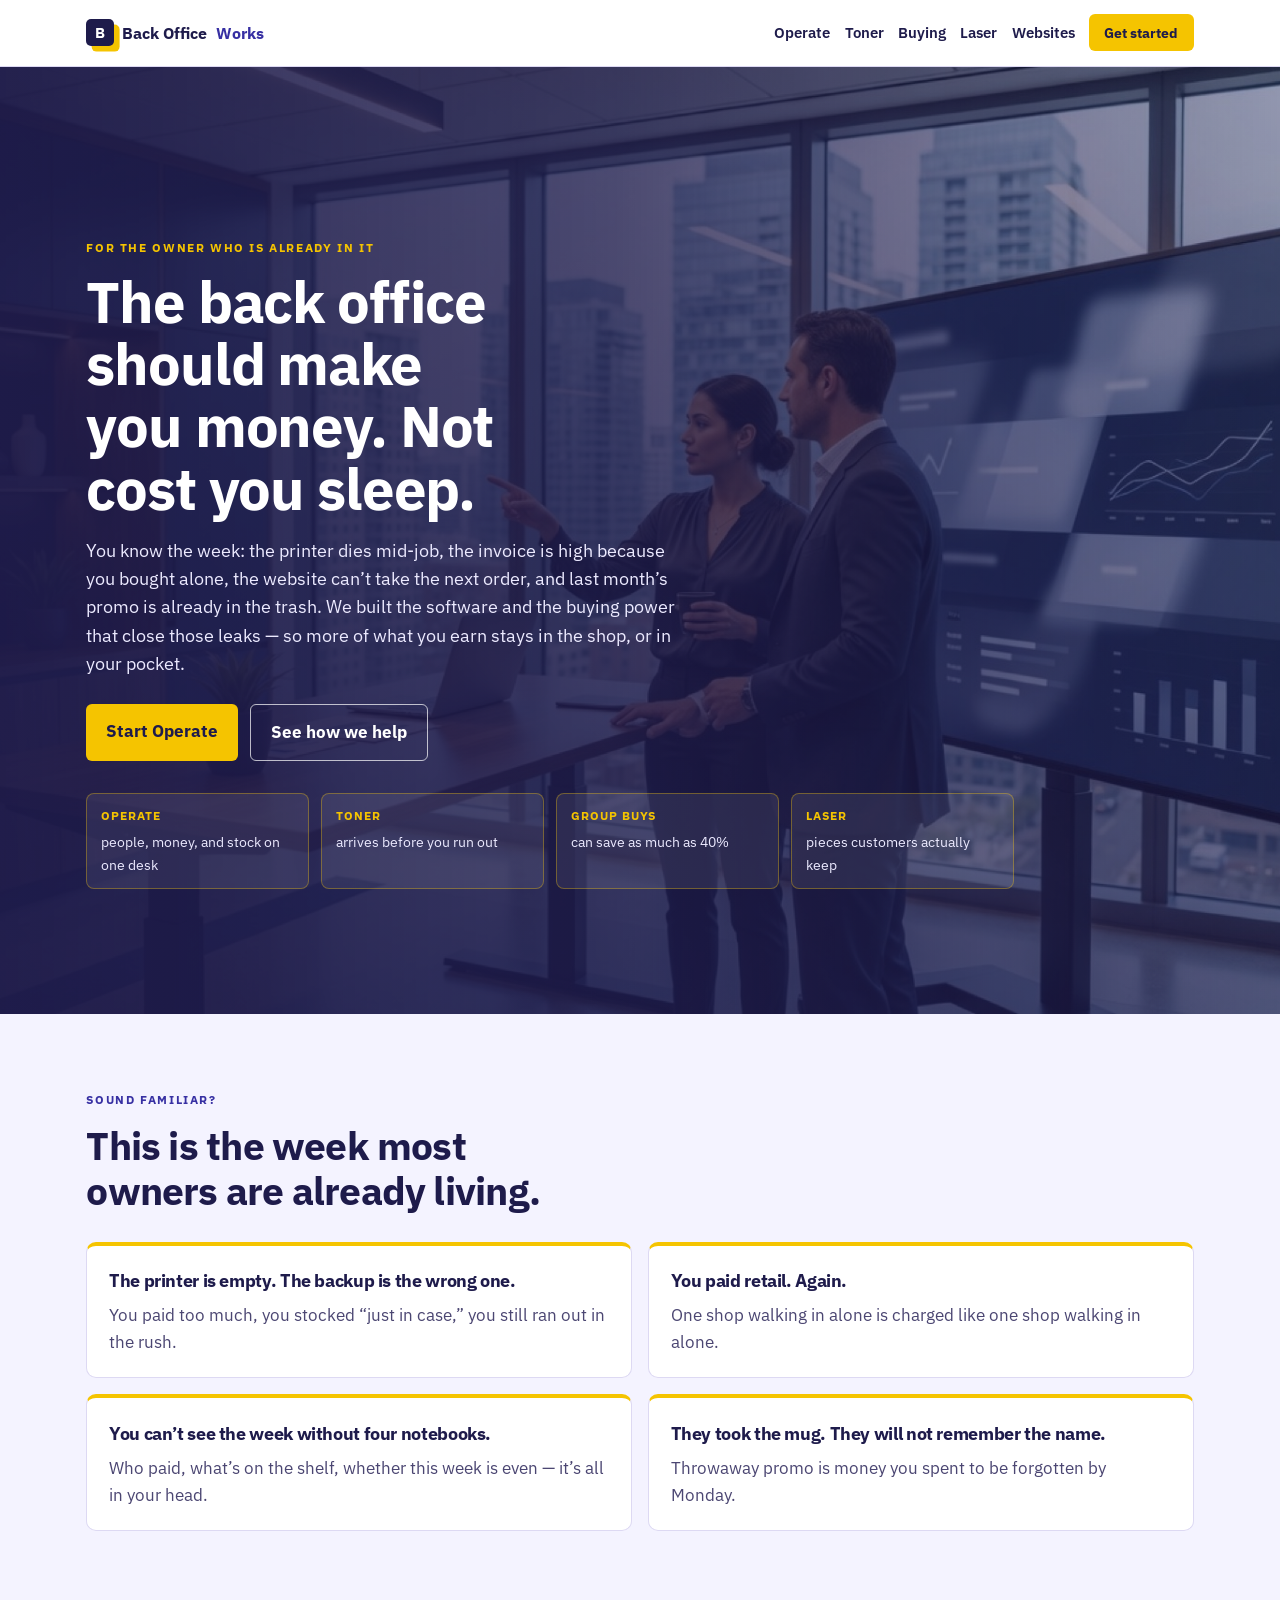
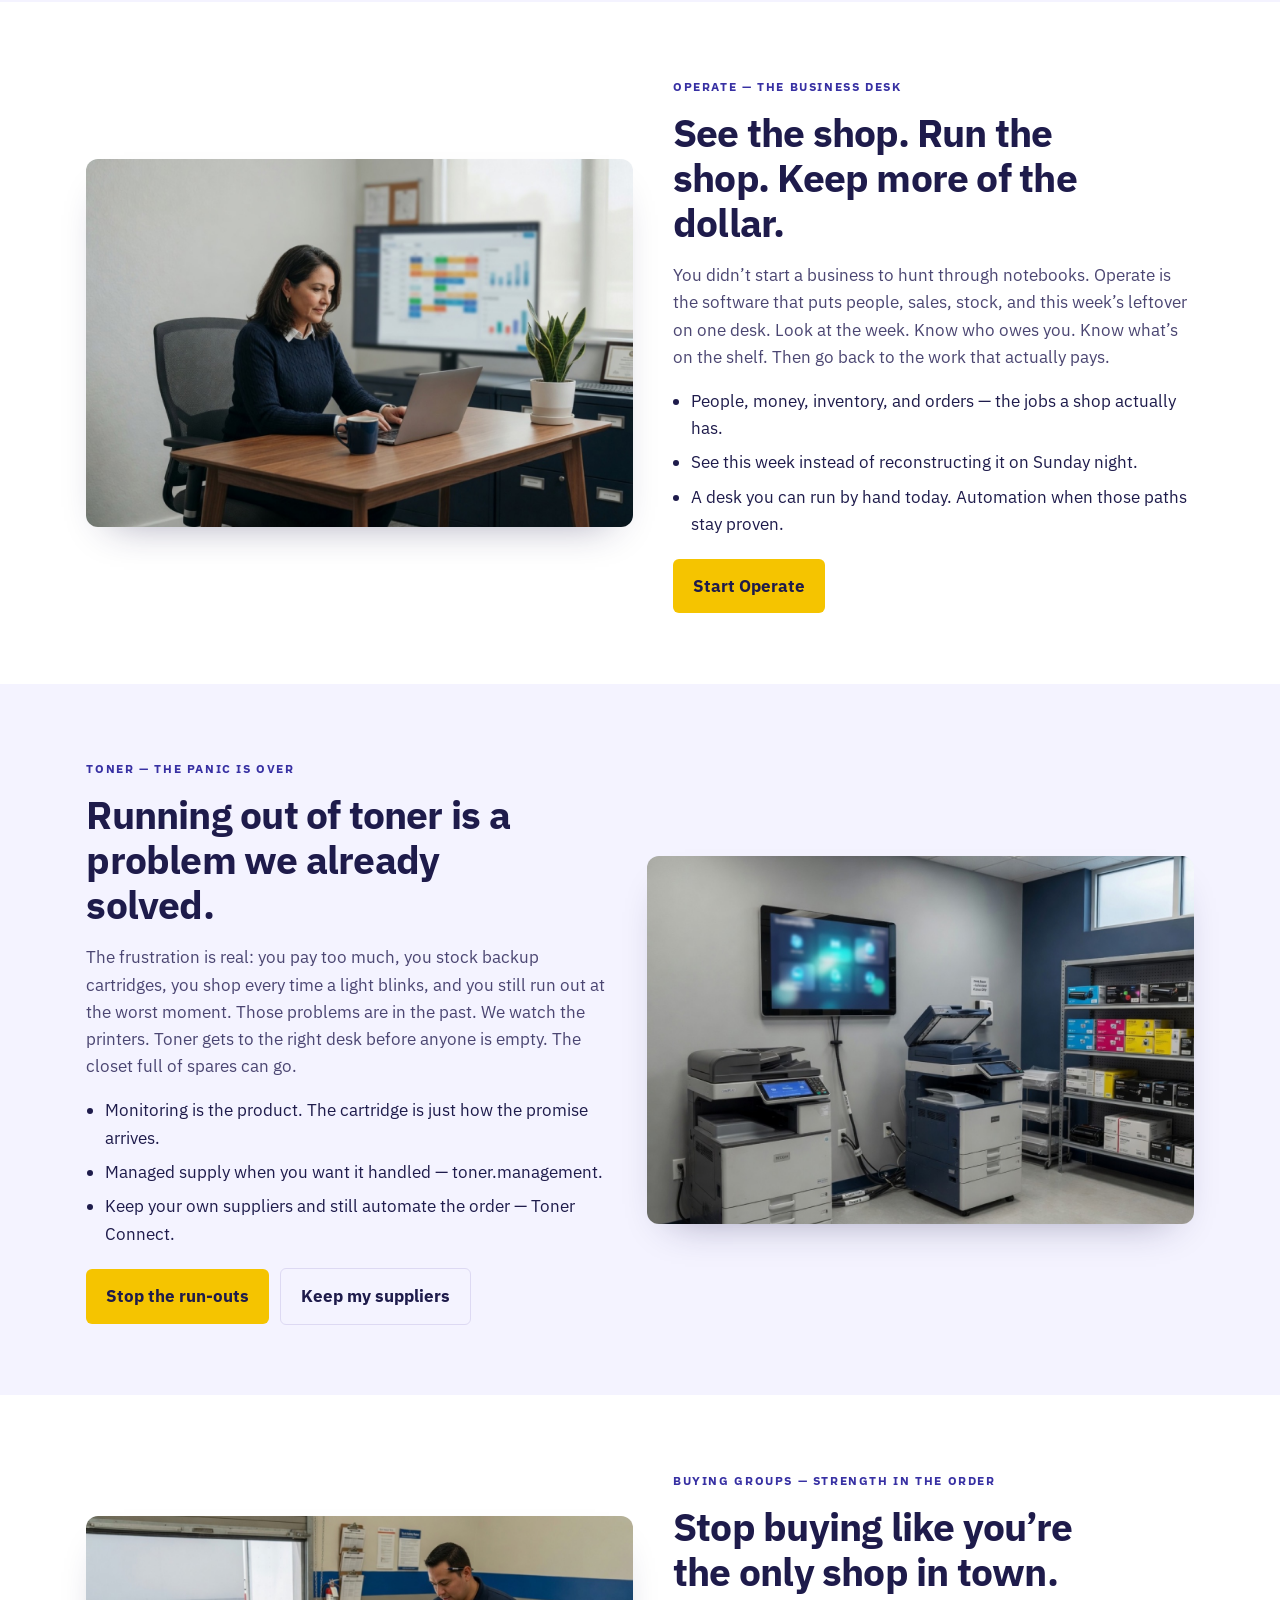
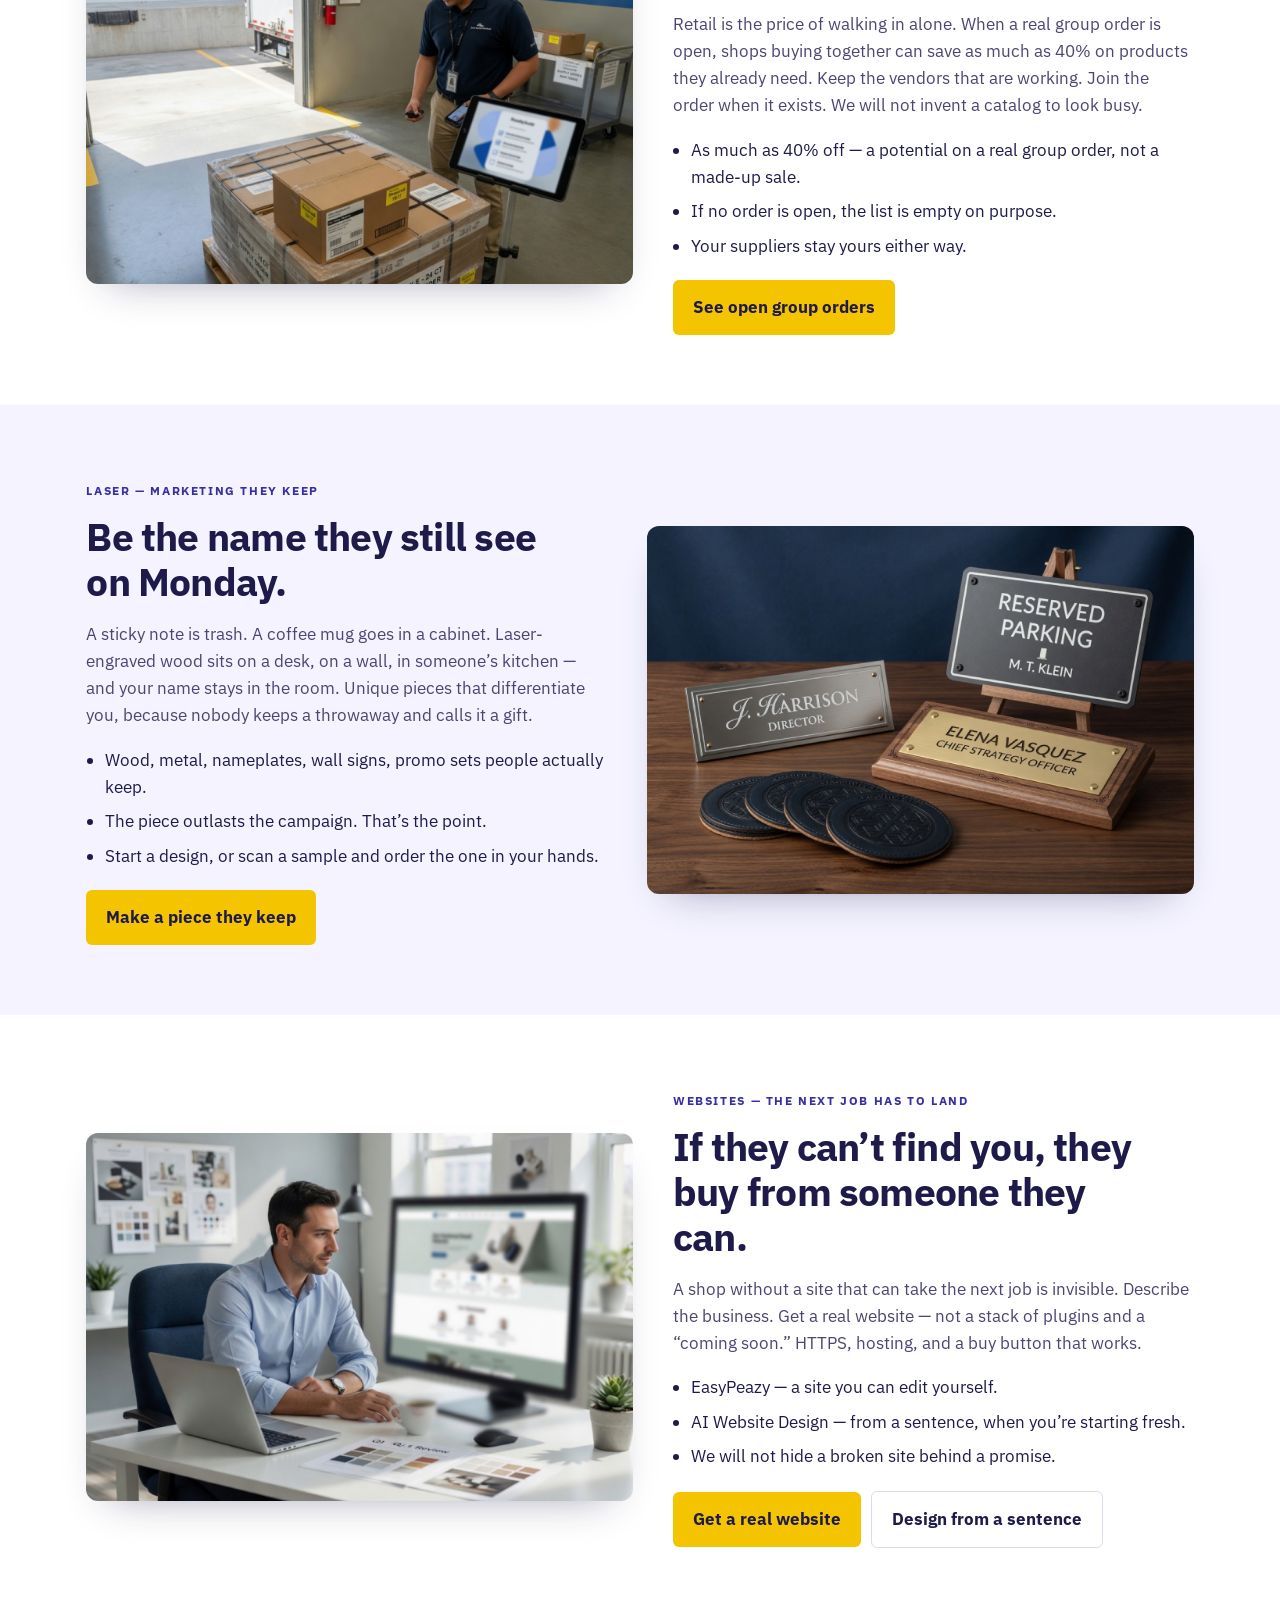
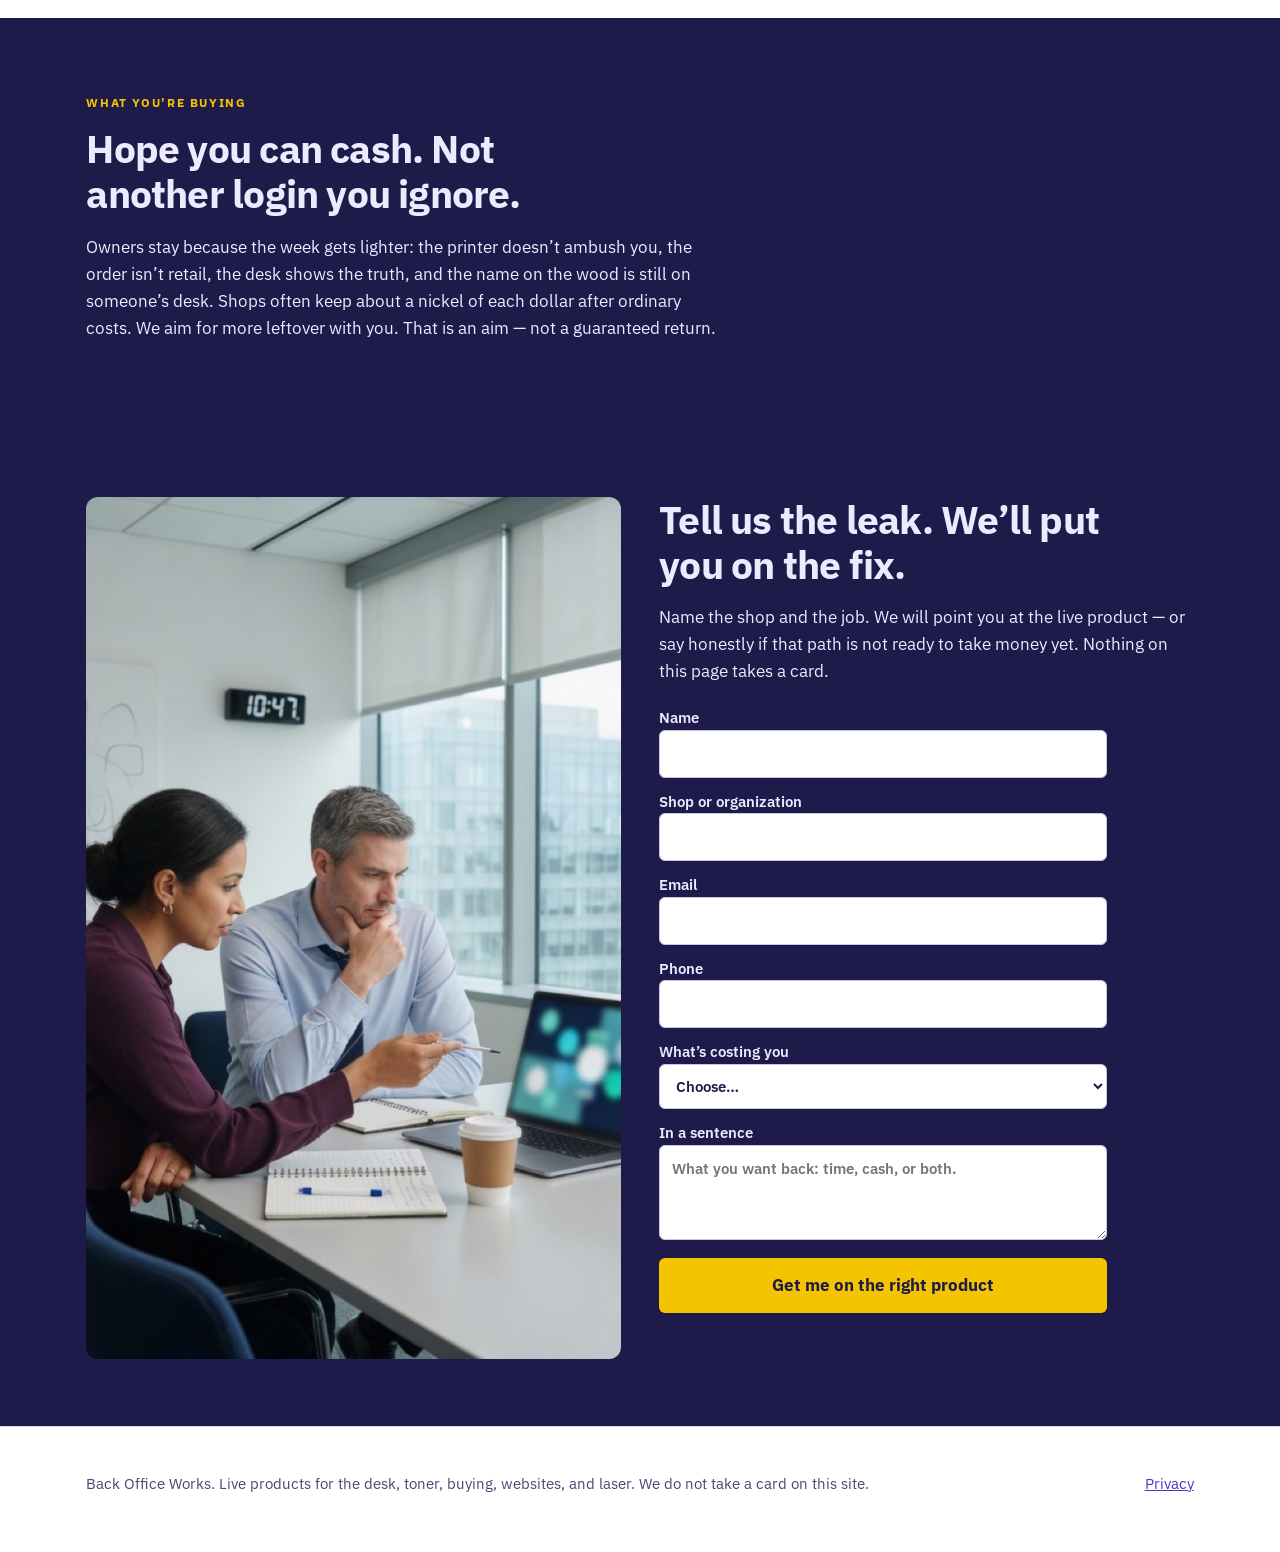
<file: index.html>
<!DOCTYPE html>
<html lang="en">
<head>
  <meta charset="utf-8" />
  <meta name="viewport" content="width=device-width, initial-scale=1" />
  <title>Back Office Works — keep more of what you earn</title>
  <meta name="description" content="Operate runs the desk. We stop toner run-outs. Group buys can save as much as 40%. Laser-engraved wood is the piece customers keep. A real website that can take the next job. This site does not take a card." />
  <link rel="canonical" href="https://backoffice.works/" />
  <link rel="icon" href="/favicon.svg" type="image/svg+xml" />
  <meta property="og:title" content="Back Office Works — keep more of what you earn" />
  <meta property="og:description" content="The back office should make you money — not cost you sleep. Operate, toner, group buying, websites, and laser pieces people keep." />
  <meta property="og:image" content="https://backoffice.works/images/hero-team.jpg" />
  <meta property="og:url" content="https://backoffice.works/" />
  <link rel="preconnect" href="https://fonts.googleapis.com" />
  <link rel="preconnect" href="https://fonts.gstatic.com" crossorigin />
  <link href="https://fonts.googleapis.com/css2?family=IBM+Plex+Sans:wght@400;500;600;700&display=swap" rel="stylesheet" />
  <link rel="stylesheet" href="/styles.css" />
</head>
<body>
  <header>
    <div class="bar">
      <a class="mark" href="/"><span class="logo" aria-hidden="true">B</span> Back Office <em>Works</em></a>
      <nav>
        <a href="#operate">Operate</a>
        <a href="#toner">Toner</a>
        <a href="#buying">Buying</a>
        <a href="#laser">Laser</a>
        <a href="#web">Websites</a>
        <a class="btn btn-sm" href="#start">Get started</a>
      </nav>
    </div>
  </header>

  <section class="hero">
    <img class="hero-bg" src="/images/hero-team.jpg" alt="" />
    <div class="hero-veil"></div>
    <div class="hero-copy wrap">
      <p class="kicker">For the owner who is already in it</p>
      <h1>The back office should make you money. Not cost you sleep.</h1>
      <p class="lede">
        You know the week: the printer dies mid-job, the invoice is high because you bought
        alone, the website can’t take the next order, and last month’s promo is already in
        the trash. We built the software and the buying power that close those leaks —
        so more of what you earn stays in the shop, or in your pocket.
      </p>
      <div class="cta-row">
        <a class="btn btn-yellow" href="https://operate.unitedundergod.org">Start Operate</a>
        <a class="btn ghost" href="#offers">See how we help</a>
      </div>
      <ul class="proof">
        <li><strong>Operate</strong> people, money, and stock on one desk</li>
        <li><strong>Toner</strong> arrives before you run out</li>
        <li><strong>Group buys</strong> can save as much as 40%</li>
        <li><strong>Laser</strong> pieces customers actually keep</li>
      </ul>
    </div>
  </section>

  <section class="pain" id="offers">
    <div class="wrap">
      <p class="kicker kicker-ink">Sound familiar?</p>
      <h2>This is the week most owners are already living.</h2>
      <div class="pain-grid">
        <article>
          <h3>The printer is empty. The backup is the wrong one.</h3>
          <p>You paid too much, you stocked “just in case,” you still ran out in the rush.</p>
        </article>
        <article>
          <h3>You paid retail. Again.</h3>
          <p>One shop walking in alone is charged like one shop walking in alone.</p>
        </article>
        <article>
          <h3>You can’t see the week without four notebooks.</h3>
          <p>Who paid, what’s on the shelf, whether this week is even — it’s all in your head.</p>
        </article>
        <article>
          <h3>They took the mug. They will not remember the name.</h3>
          <p>Throwaway promo is money you spent to be forgotten by Monday.</p>
        </article>
      </div>
    </div>
  </section>

  <section class="feature" id="operate">
    <div class="feature-grid wrap">
      <img src="/images/desk.jpg" alt="An owner running the shop from a laptop at a clean desk." />
      <div>
        <p class="kicker kicker-ink">Operate — the business desk</p>
        <h2>See the shop. Run the shop. Keep more of the dollar.</h2>
        <p class="fine">
          You didn’t start a business to hunt through notebooks. Operate is the software
          that puts people, sales, stock, and this week’s leftover on one desk. Look at
          the week. Know who owes you. Know what’s on the shelf. Then go back to the work
          that actually pays.
        </p>
        <ul class="benefits">
          <li>People, money, inventory, and orders — the jobs a shop actually has.</li>
          <li>See this week instead of reconstructing it on Sunday night.</li>
          <li>A desk you can run by hand today. Automation when those paths stay proven.</li>
        </ul>
        <a class="btn btn-yellow" href="https://operate.unitedundergod.org">Start Operate</a>
      </div>
    </div>
  </section>

  <section class="feature feature-alt" id="toner">
    <div class="feature-grid wrap">
      <img src="/images/toner.jpg" alt="A clean print room with copiers and organized toner supply." />
      <div>
        <p class="kicker kicker-ink">Toner — the panic is over</p>
        <h2>Running out of toner is a problem we already solved.</h2>
        <p class="fine">
          The frustration is real: you pay too much, you stock backup cartridges, you shop
          every time a light blinks, and you still run out at the worst moment. Those
          problems are in the past. We watch the printers. Toner gets to the right desk
          before anyone is empty. The closet full of spares can go.
        </p>
        <ul class="benefits">
          <li>Monitoring is the product. The cartridge is just how the promise arrives.</li>
          <li>Managed supply when you want it handled — toner.management.</li>
          <li>Keep your own suppliers and still automate the order — Toner Connect.</li>
        </ul>
        <a class="btn btn-yellow" href="https://toner.management">Stop the run-outs</a>
        <a class="btn ghost-ink" href="https://tonerconnect.io">Keep my suppliers</a>
      </div>
    </div>
  </section>

  <section class="feature" id="buying">
    <div class="feature-grid wrap">
      <img src="/images/buying.jpg" alt="A receiving dock checking in a group supply order." />
      <div>
        <p class="kicker kicker-ink">Buying groups — strength in the order</p>
        <h2>Stop buying like you’re the only shop in town.</h2>
        <p class="fine">
          Retail is the price of walking in alone. When a real group order is open, shops
          buying together can save as much as 40% on products they already need. Keep the
          vendors that are working. Join the order when it exists. We will not invent a
          catalog to look busy.
        </p>
        <ul class="benefits">
          <li>As much as 40% off — a potential on a real group order, not a made-up sale.</li>
          <li>If no order is open, the list is empty on purpose.</li>
          <li>Your suppliers stay yours either way.</li>
        </ul>
        <a class="btn btn-yellow" href="https://operate.unitedundergod.org/buy">See open group orders</a>
      </div>
    </div>
  </section>

  <section class="feature feature-alt" id="laser">
    <div class="feature-grid wrap">
      <img src="/images/laser.jpg" alt="Laser-engraved nameplates, a desk plaque, and coasters." />
      <div>
        <p class="kicker kicker-ink">Laser — marketing they keep</p>
        <h2>Be the name they still see on Monday.</h2>
        <p class="fine">
          A sticky note is trash. A coffee mug goes in a cabinet. Laser-engraved wood sits
          on a desk, on a wall, in someone’s kitchen — and your name stays in the room.
          Unique pieces that differentiate you, because nobody keeps a throwaway and calls
          it a gift.
        </p>
        <ul class="benefits">
          <li>Wood, metal, nameplates, wall signs, promo sets people actually keep.</li>
          <li>The piece outlasts the campaign. That’s the point.</li>
          <li>Start a design, or scan a sample and order the one in your hands.</li>
        </ul>
        <a class="btn btn-yellow" href="https://laser.engrave.market">Make a piece they keep</a>
      </div>
    </div>
  </section>

  <section class="feature" id="web">
    <div class="feature-grid wrap">
      <img src="/images/website.jpg" alt="A professional reviewing a business website on a large monitor." />
      <div>
        <p class="kicker kicker-ink">Websites — the next job has to land</p>
        <h2>If they can’t find you, they buy from someone they can.</h2>
        <p class="fine">
          A shop without a site that can take the next job is invisible. Describe the
          business. Get a real website — not a stack of plugins and a “coming soon.”
          HTTPS, hosting, and a buy button that works.
        </p>
        <ul class="benefits">
          <li>EasyPeazy — a site you can edit yourself.</li>
          <li>AI Website Design — from a sentence, when you’re starting fresh.</li>
          <li>We will not hide a broken site behind a promise.</li>
        </ul>
        <a class="btn btn-yellow" href="https://easypeazy.site">Get a real website</a>
        <a class="btn ghost-ink" href="https://ai-website.design">Design from a sentence</a>
      </div>
    </div>
  </section>

  <section class="hope">
    <div class="wrap">
      <p class="kicker kicker-ink">What you’re buying</p>
      <h2>Hope you can cash. Not another login you ignore.</h2>
      <p class="fine">
        Owners stay because the week gets lighter: the printer doesn’t ambush you, the
        order isn’t retail, the desk shows the truth, and the name on the wood is still
        on someone’s desk. Shops often keep about a nickel of each dollar after ordinary
        costs. We aim for more leftover with you. That is an aim — not a guaranteed return.
      </p>
    </div>
  </section>

  <div class="form-block" id="start">
    <div class="wrap form-grid">
      <img src="/images/meeting.jpg" alt="Two colleagues deciding the next step at a conference table." />
      <div>
        <h2>Tell us the leak. We’ll put you on the fix.</h2>
        <p class="fine">
          Name the shop and the job. We will point you at the live product — or say
          honestly if that path is not ready to take money yet. Nothing on this page
          takes a card.
        </p>
        <form id="start-form">
          <label>Name <input name="name" required autocomplete="name" /></label>
          <label>Shop or organization <input name="shop" required /></label>
          <label>Email <input name="email" type="email" required autocomplete="email" /></label>
          <label>Phone <input name="phone" type="tel" autocomplete="tel" /></label>
          <label>What’s costing you
            <select name="job" required>
              <option value="">Choose…</option>
              <option>I can’t see the week / run the desk</option>
              <option>Toner costs, stockpiles, and run-outs</option>
              <option>Paying retail when I should buy with others</option>
              <option>Marketing that gets thrown away</option>
              <option>The website can’t take the next job</option>
              <option>More than one of these</option>
            </select>
          </label>
          <label>In a sentence
            <textarea name="notes" rows="3" required placeholder="What you want back: time, cash, or both."></textarea>
          </label>
          <button class="btn btn-yellow" type="submit">Get me on the right product</button>
          <p class="fine" id="status"></p>
        </form>
      </div>
    </div>
  </div>

  <footer>
    <div class="wrap foot">
      <p>Back Office Works. Live products for the desk, toner, buying, websites, and laser. We do not take a card on this site.</p>
      <p><a href="/privacy">Privacy</a></p>
    </div>
  </footer>
  <script>
    const form = document.getElementById("start-form");
    const status = document.getElementById("status");
    form.addEventListener("submit", function (event) {
      event.preventDefault();
      const data = new FormData(form);
      const lines = [
        "Back Office Works — start",
        "Name: " + data.get("name"),
        "Shop: " + data.get("shop"),
        "Email: " + data.get("email"),
        "Phone: " + (data.get("phone") || "—"),
        "Job: " + data.get("job"),
        "Notes: " + data.get("notes")
      ];
      status.textContent = "Opening your email. If nothing opens, send the same details to lincoln.nunnally@gmail.com.";
      status.className = "ok";
      window.location.href =
        "mailto:lincoln.nunnally@gmail.com?subject=" +
        encodeURIComponent("Back Office Works") +
        "&body=" +
        encodeURIComponent(lines.join("\n"));
    });
  </script>
</body>
</html>
</file>
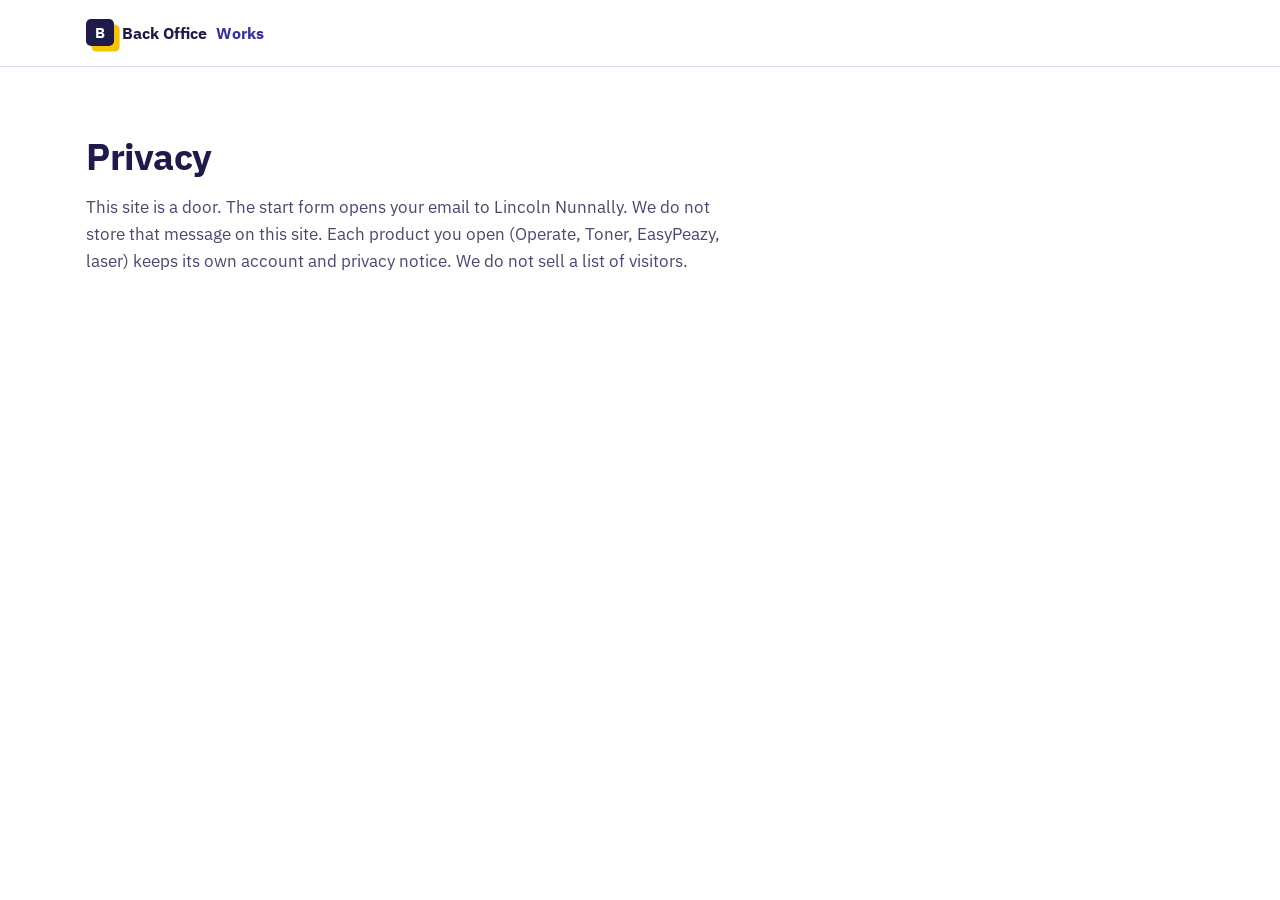
<file: privacy.html>
<!DOCTYPE html>
<html lang="en">
<head>
  <meta charset="utf-8" />
  <meta name="viewport" content="width=device-width, initial-scale=1" />
  <title>Privacy — Back Office Works</title>
  <link rel="canonical" href="https://backoffice.works/privacy" />
  <link rel="icon" href="/favicon.svg" type="image/svg+xml" />
  <link rel="stylesheet" href="/styles.css" />
  <link rel="preconnect" href="https://fonts.googleapis.com" />
  <link href="https://fonts.googleapis.com/css2?family=IBM+Plex+Sans:wght@400;500;600;700&display=swap" rel="stylesheet" />
</head>
<body>
  <header>
    <div class="bar"><a class="mark" href="/"><span class="logo" aria-hidden="true">B</span> Back Office <em>Works</em></a></div>
  </header>
  <section class="legal">
    <div class="wrap">
      <h1>Privacy</h1>
      <p class="fine">This site is a door. The start form opens your email to Lincoln Nunnally. We do not store that message on this site. Each product you open (Operate, Toner, EasyPeazy, laser) keeps its own account and privacy notice. We do not sell a list of visitors.</p>
    </div>
  </section>
</body>
</html>
</file>
<file: styles.css>
:root {
  --ink: #1e1b4b;
  --paper: #ffffff;
  --mist: #f4f3ff;
  --muted: #4b4672;
  --line: #ddd9f3;
  --indigo: #3730a3;
  --indigo-mid: #4338ca;
  --indigo-deep: #1e1b4b;
  --yellow: #f5c400;
  --yellow-ink: #1e1b4b;
  --max: 72rem;
}
* { box-sizing: border-box; }
html { scroll-behavior: smooth; }
body {
  margin: 0;
  font-family: "IBM Plex Sans", "Segoe UI", sans-serif;
  color: var(--ink);
  background: var(--paper);
  line-height: 1.6;
  font-size: 1.0625rem;
}
a { color: var(--indigo-mid); }
img { max-width: 100%; display: block; }

header {
  position: sticky;
  top: 0;
  z-index: 8;
  background: rgba(255, 255, 255, 0.96);
  backdrop-filter: blur(12px);
  border-bottom: 1px solid var(--line);
}
.bar, .wrap {
  max-width: var(--max);
  margin: 0 auto;
  padding-left: 1.4rem;
  padding-right: 1.4rem;
}
.bar {
  display: flex;
  align-items: center;
  justify-content: space-between;
  min-height: 4.1rem;
  gap: 1rem;
}
.mark {
  display: flex;
  align-items: center;
  gap: 0.55rem;
  font-weight: 700;
  text-decoration: none;
  color: var(--indigo-deep);
  font-size: 1.02rem;
  white-space: nowrap;
}
.mark em { font-style: normal; color: var(--indigo); font-weight: 700; }
.logo {
  width: 1.7rem;
  height: 1.7rem;
  border-radius: 5px;
  background: var(--indigo-deep);
  color: #fff !important;
  display: grid;
  place-items: center;
  font-size: 0.92rem;
  font-weight: 700;
  box-shadow: 0.35rem 0.35rem 0 0 var(--yellow);
}
nav {
  display: flex;
  align-items: center;
  flex-wrap: wrap;
  justify-content: flex-end;
}
nav a {
  margin-left: 0.9rem;
  text-decoration: none;
  color: var(--ink);
  font-size: 0.92rem;
  font-weight: 600;
}
nav a:hover { color: var(--indigo); }

.btn {
  display: inline-block;
  background: var(--indigo);
  color: #fff;
  text-decoration: none;
  padding: 0.85rem 1.25rem;
  font: inherit;
  font-weight: 700;
  border-radius: 6px;
  border: 0;
  cursor: pointer;
}
.btn:hover { background: var(--indigo-mid); }
.btn-sm {
  padding: 0.45rem 0.95rem;
  font-size: 0.88rem;
  margin-left: 0.9rem;
  background: var(--yellow);
  color: var(--yellow-ink);
}
.btn-sm:hover { background: #ffd21f; color: var(--yellow-ink); }
.btn-yellow {
  background: var(--yellow);
  color: var(--yellow-ink);
}
.btn-yellow:hover { background: #ffd21f; color: var(--yellow-ink); }
.btn.ghost {
  background: transparent;
  color: #fff;
  border: 1px solid rgba(255, 255, 255, 0.7);
}
.btn.ghost:hover { background: rgba(255, 255, 255, 0.1); }
.btn.ghost-ink {
  background: transparent;
  color: var(--ink);
  border: 1px solid var(--line);
  margin-left: 0.4rem;
}
.btn.ghost-ink:hover { border-color: var(--indigo); color: var(--indigo); }

.hero {
  position: relative;
  min-height: 86vh;
  display: grid;
  align-items: end;
  color: #fff;
  overflow: hidden;
}
.hero-bg {
  position: absolute;
  inset: 0;
  width: 100%;
  height: 100%;
  object-fit: cover;
  object-position: 70% 40%;
}
.hero-veil {
  position: absolute;
  inset: 0;
  background:
    linear-gradient(90deg, rgba(30, 27, 75, 0.92) 0%, rgba(30, 27, 75, 0.72) 48%, rgba(30, 27, 75, 0.28) 100%),
    linear-gradient(180deg, rgba(30, 27, 75, 0.15) 0%, rgba(30, 27, 75, 0.55) 100%);
}
.hero-copy {
  position: relative;
  z-index: 1;
  padding: 6rem 1.4rem 3.4rem;
  width: 100%;
}
.kicker {
  display: inline-block;
  letter-spacing: 0.14em;
  text-transform: uppercase;
  font-size: 0.72rem;
  font-weight: 700;
  margin: 0 0 0.85rem;
  color: var(--yellow);
  max-width: 100%;
}
.kicker-ink { color: var(--indigo); }
h1, h2, h3 {
  font-family: "IBM Plex Sans", "Segoe UI", sans-serif;
  font-weight: 700;
  letter-spacing: -0.02em;
}
h1 {
  font-size: clamp(2.15rem, 5vw, 3.6rem);
  line-height: 1.08;
  margin: 0 0 1rem;
  max-width: 16ch;
  text-wrap: balance;
}
.lede {
  font-size: 1.14rem;
  max-width: 38rem;
  color: #eceaff;
  line-height: 1.55;
  margin: 0;
}
.cta-row { display: flex; flex-wrap: wrap; gap: 0.7rem; margin-top: 1.7rem; }
.proof {
  display: grid;
  grid-template-columns: repeat(4, minmax(0, 1fr));
  gap: 0.75rem;
  list-style: none;
  padding: 0;
  margin: 2rem 0 0;
  max-width: 58rem;
}
.proof li {
  background: rgba(255, 255, 255, 0.08);
  border: 1px solid rgba(245, 196, 0, 0.35);
  border-radius: 8px;
  padding: 0.8rem 0.85rem;
  font-size: 0.9rem;
  color: #eceaff;
}
.proof strong {
  display: block;
  color: var(--yellow);
  font-size: 0.78rem;
  letter-spacing: 0.08em;
  text-transform: uppercase;
  margin-bottom: 0.2rem;
}

section { padding: 4.4rem 0; }
h2 {
  font-size: clamp(1.7rem, 3.2vw, 2.45rem);
  line-height: 1.15;
  margin: 0 0 0.75rem;
  max-width: 20ch;
  color: var(--indigo-deep);
}
h3 { font-size: 1.15rem; margin: 0 0 0.4rem; }
.fine { color: var(--muted); max-width: 40rem; }

.pain { background: var(--mist); }
.pain-grid {
  display: grid;
  grid-template-columns: 1fr 1fr;
  gap: 1rem;
  margin-top: 1.8rem;
}
.pain-grid article {
  background: #fff;
  border: 1px solid var(--line);
  border-radius: 10px;
  padding: 1.3rem 1.35rem;
  border-top: 4px solid var(--yellow);
}
.pain-grid p { margin: 0; color: var(--muted); }

.feature { background: #fff; }
.feature-alt { background: var(--mist); }
.feature-grid {
  display: grid;
  grid-template-columns: minmax(0, 1.05fr) minmax(0, 1fr);
  gap: 2.5rem;
  align-items: center;
}
.feature-alt .feature-grid { grid-template-columns: minmax(0, 1fr) minmax(0, 1.05fr); }
.feature-alt .feature-grid img { order: 2; }
.feature-grid img {
  width: 100%;
  height: 23rem;
  object-fit: cover;
  border-radius: 12px;
  box-shadow: 0 18px 40px -24px rgba(30, 27, 75, 0.45);
}
.benefits {
  margin: 1rem 0 1.3rem;
  padding-left: 1.15rem;
}
.benefits li { margin: 0.45rem 0; }

.hope { background: var(--indigo-deep); color: #eceaff; }
.hope h2, .hope .fine { color: #eceaff; }
.hope .kicker { color: var(--yellow); }

.form-block { background: var(--indigo-deep); color: #eceaff; padding: 4.2rem 0; }
.form-block h2, .form-block .fine { color: #eceaff; }
.form-grid {
  display: grid;
  grid-template-columns: minmax(0, 1fr) minmax(0, 1fr);
  gap: 2.4rem;
  align-items: start;
}
.form-grid img {
  width: 100%;
  min-height: 22rem;
  height: 100%;
  object-fit: cover;
  border-radius: 12px;
}
form { display: grid; gap: 0.75rem; max-width: 28rem; margin-top: 1.3rem; }
label { font-size: 0.92rem; font-weight: 600; }
input, select, textarea {
  width: 100%;
  padding: 0.7rem 0.75rem;
  border: 1px solid #c7c3e6;
  border-radius: 6px;
  background: #fff;
  color: var(--ink);
  font: inherit;
}
.ok { color: var(--yellow); font-weight: 700; }

footer {
  padding: 1.8rem 0 2.6rem;
  font-size: 0.95rem;
  color: var(--muted);
  border-top: 1px solid var(--line);
  background: #fff;
}
.foot {
  display: flex;
  justify-content: space-between;
  gap: 1rem;
  flex-wrap: wrap;
}
.legal { background: #fff; min-height: 60vh; }
.legal h1 { font-size: clamp(1.8rem, 3vw, 2.3rem); max-width: none; color: var(--indigo-deep); }

@media (max-width: 900px) {
  .feature-grid,
  .feature-alt .feature-grid,
  .form-grid,
  .pain-grid,
  .proof {
    grid-template-columns: 1fr;
  }
  .feature-alt .feature-grid img { order: 0; }
  .feature-grid img, .form-grid img { height: 16.5rem; min-height: 0; }
  .hero { min-height: 0; }
  .hero-copy { padding-top: 4.5rem; }
}
@media (max-width: 720px) {
  nav a:not(.btn) { display: none; }
  .kicker { display: block; letter-spacing: 0.08em; }
  .cta-row { flex-direction: column; }
  .cta-row .btn { width: 100%; text-align: center; }
}
</file>
